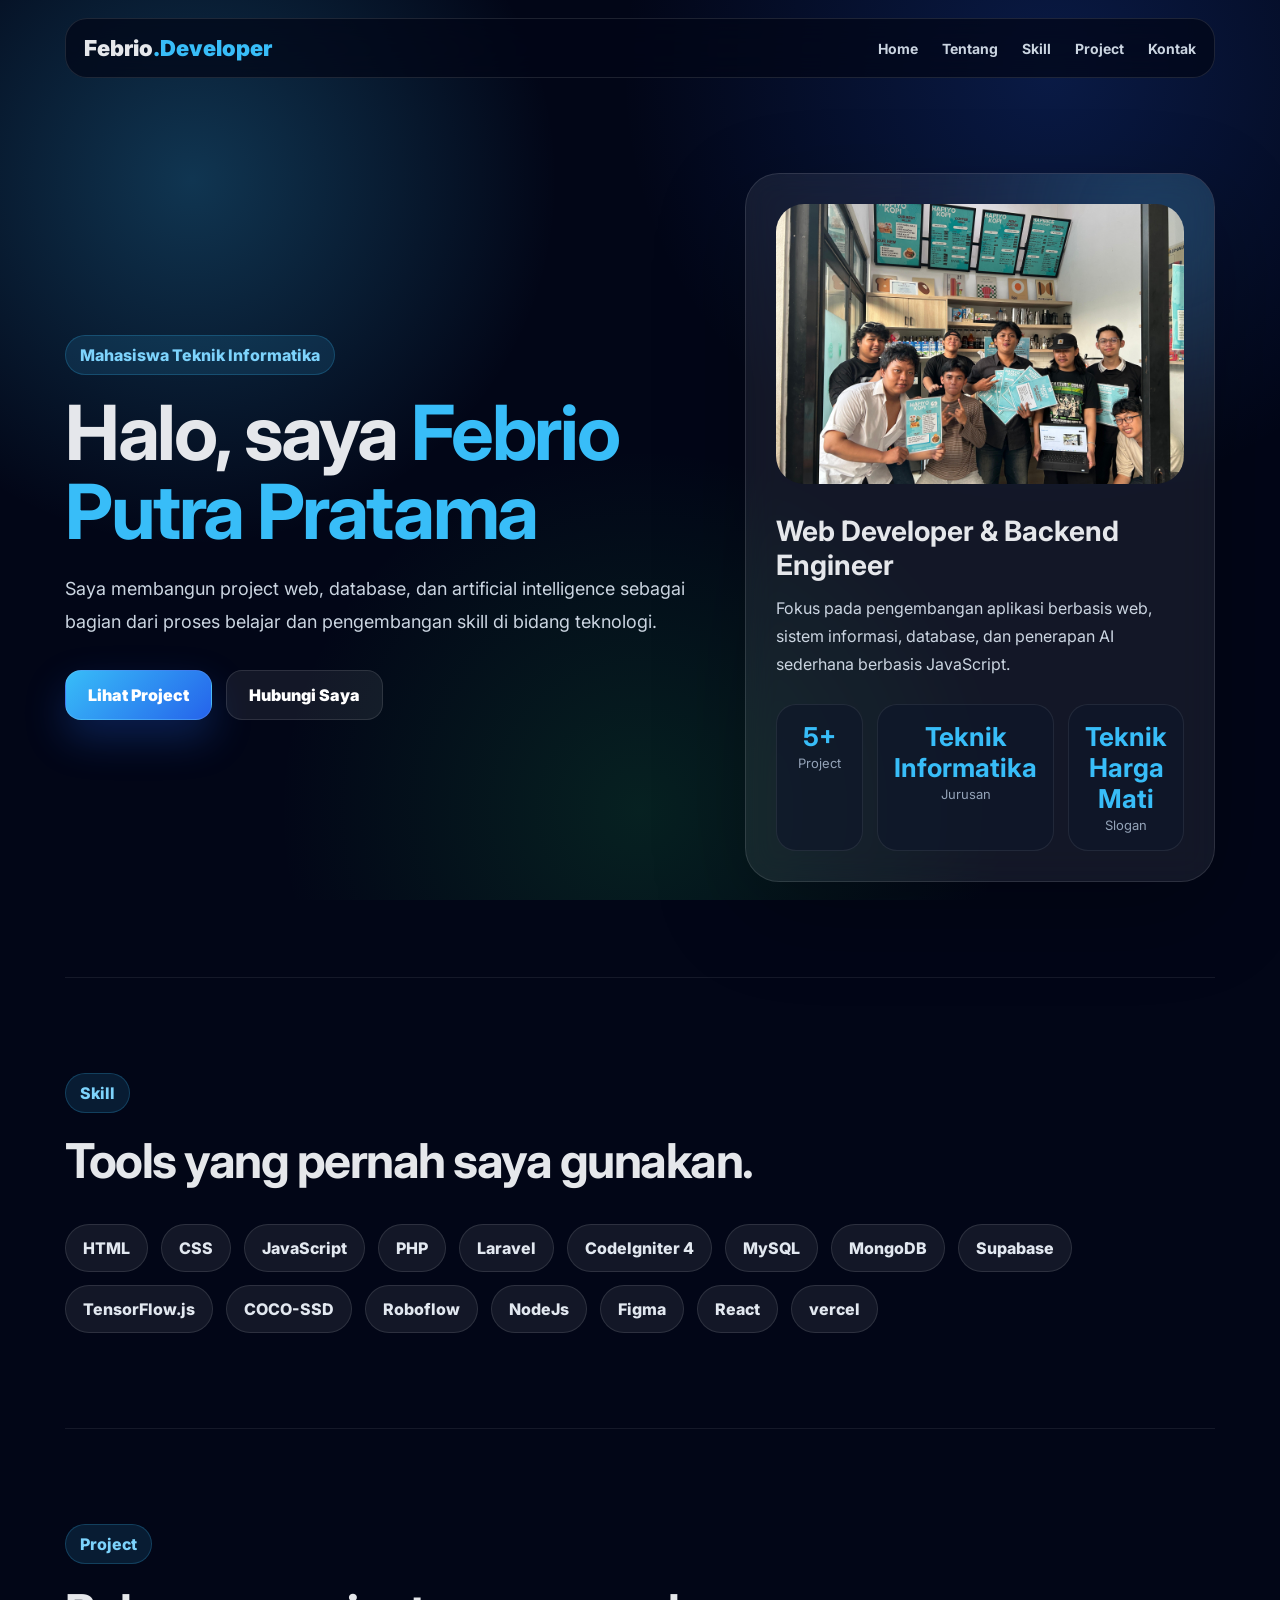
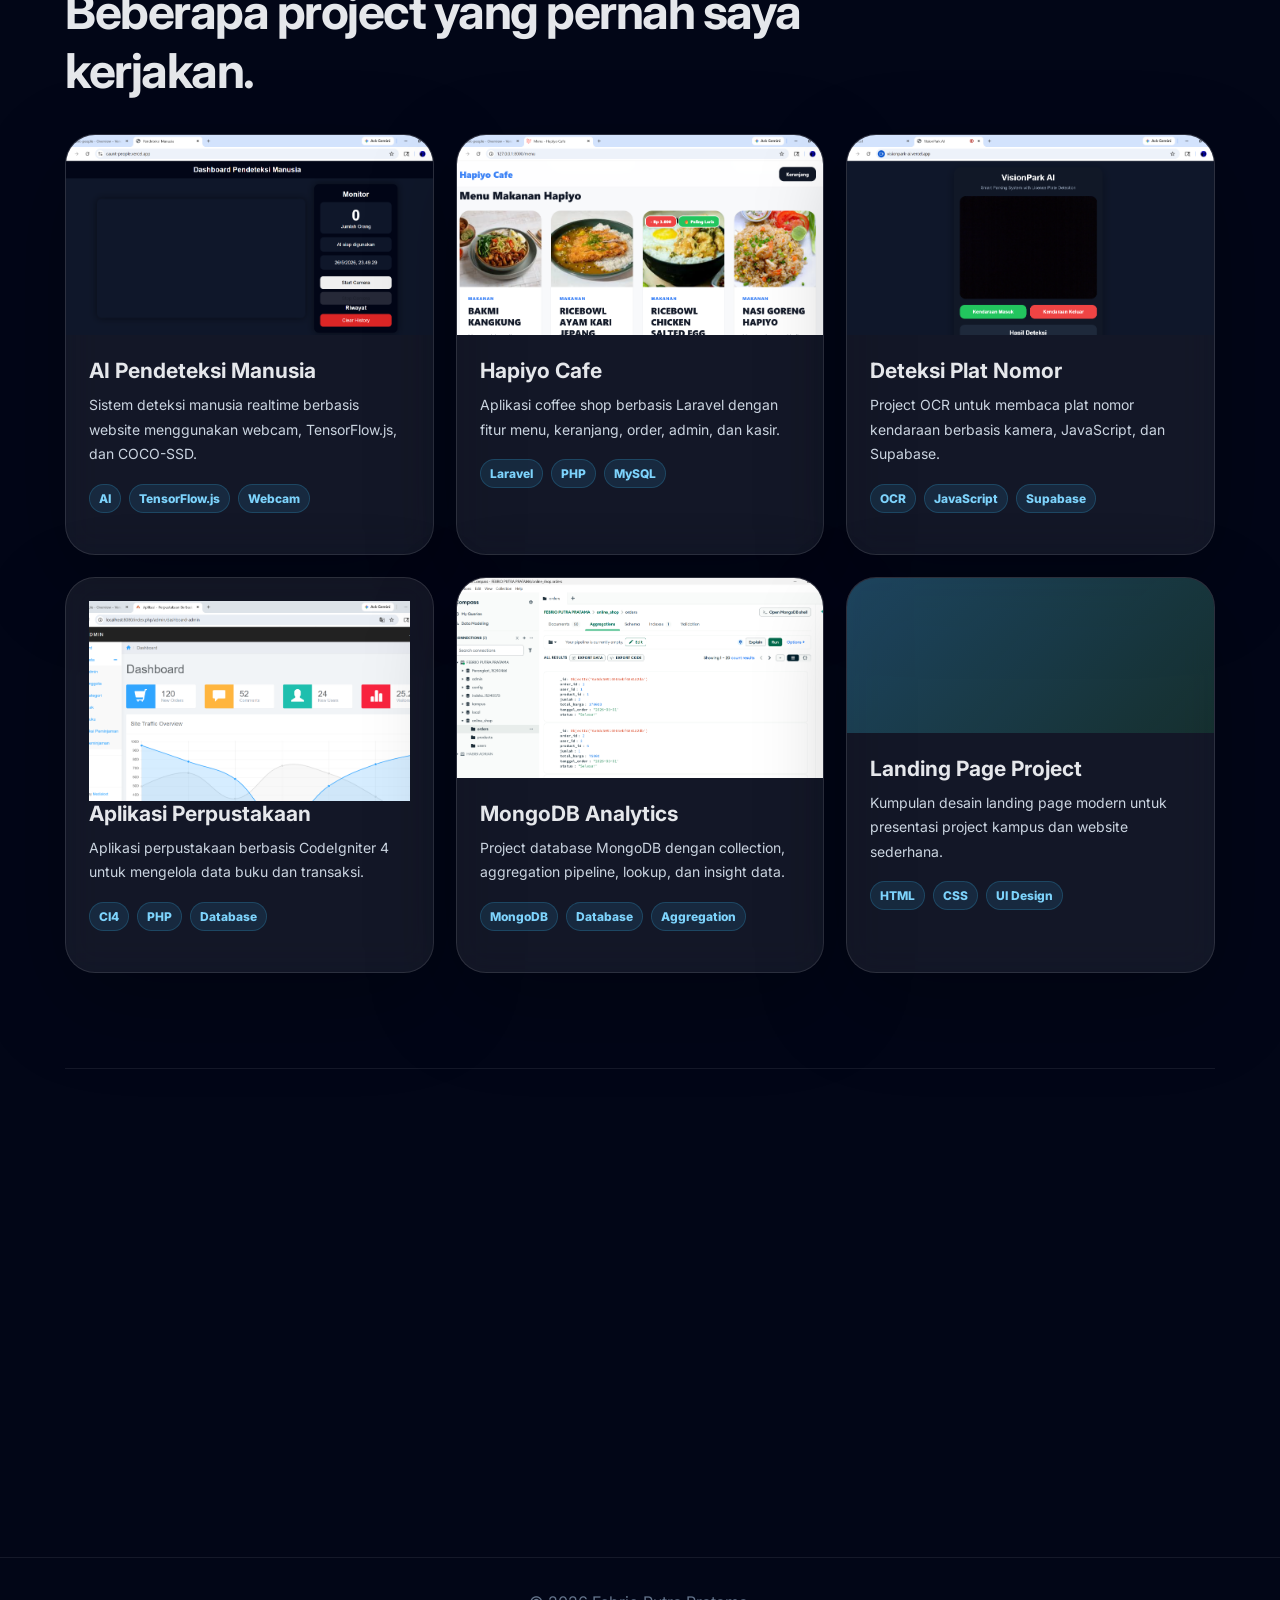
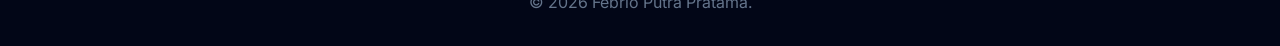
<file: index.html>
<!DOCTYPE html>
<html lang="id">
<head>
  <meta charset="UTF-8" />
  <meta name="viewport" content="width=device-width, initial-scale=1.0" />
  <title>Portfolio | Febrio Putra Pratama</title>

  <link rel="preconnect" href="https://fonts.googleapis.com">
  <link rel="preconnect" href="https://fonts.gstatic.com" crossorigin>
  <link href="https://fonts.googleapis.com/css2?family=Inter:wght@400;500;600;700;800;900&display=swap" rel="stylesheet">

  <link rel="stylesheet" href="style.css" />
</head>
<body>
  <div class="bg-glow"></div>

  <header class="navbar">
    <a href="#home" class="brand">Febrio<span>.Developer</span></a>

    <nav class="nav-menu" id="navMenu">
      <a href="#home">Home</a>
      <a href="#about">Tentang</a>
      <a href="#skills">Skill</a>
      <a href="#projects">Project</a>
      <a href="#contact">Kontak</a>
    </nav>

    <button class="menu-toggle" id="menuToggle">☰</button>
  </header>

  <main>
    <section id="home" class="hero section">
      <div class="hero-text reveal">
        <p class="eyebrow"> Mahasiswa Teknik Informatika</p>
        <h1>Halo, saya <span>Febrio Putra Pratama</span></h1>
        <p class="hero-desc">
          Saya membangun project web, database, dan artificial intelligence sebagai bagian dari proses belajar dan pengembangan skill di bidang teknologi.
        </p>

        <div class="hero-actions">
          <a href="#projects" class="btn primary">Lihat Project</a>
          <a href="#contact" class="btn secondary">Hubungi Saya</a>
        </div>
      </div>

      <div class="profile-card reveal">

  <div class="photo-slider">
    <div class="slides">
      <img src="assets/foto1.jpg" alt="Foto 1">
      <img src="assets/foto2.jpg" alt="Foto 2">
      <img src="assets/foto3.jpg" alt="Foto 3">
      <img src="assets/foto4.jpg" alt="Foto 4">
      <img src="assets/foto5.jpg" alt="Foto 5">
    </div>
  </div>

  <h2>Web Developer & Backend Engineer</h2>
  <p>
    Fokus pada pengembangan aplikasi berbasis web, sistem informasi,
    database, dan penerapan AI sederhana berbasis JavaScript.
  </p>

  <div class="stats">
    <div>
      <h3>5+</h3>
      <span>Project</span>
    </div>
    <div>
      <h3>Teknik Informatika</h3>
      <span>Jurusan</span>
    </div>
    <div>
      <h3>Teknik Harga Mati</h3>
      <span>Slogan</span>
    </div>
  </div>
</div>
    </section>

    <section id="skills" class="section split-section">
      <div class="section-header reveal">
        <p class="section-label">Skill</p>
        <h2>Tools yang pernah saya gunakan.</h2>
      </div>

      <div class="skills-grid reveal">
        <span>HTML</span>
        <span>CSS</span>
        <span>JavaScript</span>
        <span>PHP</span>
        <span>Laravel</span>
        <span>CodeIgniter 4</span>
        <span>MySQL</span>
        <span>MongoDB</span>
        <span>Supabase</span>
        <span>TensorFlow.js</span>
        <span>COCO-SSD</span>
        <span>Roboflow</span>
        <span>NodeJs</span>
        <span>Figma</span>
        <span>React</span>
        <span>vercel</span>
      </div>
    </section>

    <section id="projects" class="section split-section">
      <div class="section-header reveal">
        <p class="section-label">Project</p>
        <h2>Beberapa project yang pernah saya kerjakan.</h2>
      </div>

      <div class="project-grid">
        <article class="project-card reveal">
          <div class="project-image">
            <img src="assets/ai-project.png" alt="AI Project">
          </div>
          <div class="project-content">
            <h3>AI Pendeteksi Manusia</h3>
            <p>Sistem deteksi manusia realtime berbasis website menggunakan webcam, TensorFlow.js, dan COCO-SSD.</p>
            <div class="tags">
              <span>AI</span><span>TensorFlow.js</span><span>Webcam</span>
            </div>
          </div>
        </article>

        <article class="project-card reveal">
          <div class="project-image">
            <img src="assets/cafe-project.png" alt="Cafe Project">
          </div>
          <div class="project-content">
            <h3>Hapiyo Cafe</h3>
            <p>Aplikasi coffee shop berbasis Laravel dengan fitur menu, keranjang, order, admin, dan kasir.</p>
            <div class="tags">
              <span>Laravel</span><span>PHP</span><span>MySQL</span>
            </div>
          </div>
        </article>

        <article class="project-card reveal">
          <div class="project-image">
            <img src="assets/plat-project.png" alt="Plat Project">
          </div>
          <div class="project-content">
            <h3>Deteksi Plat Nomor</h3>
            <p>Project OCR untuk membaca plat nomor kendaraan berbasis kamera, JavaScript, dan Supabase.</p>
            <div class="tags">
              <span>OCR</span><span>JavaScript</span><span>Supabase</span>
            </div>
          </div>
        </article>

        <article class="project-card reveal">
          <div class="project-content">
            <div class="project-image">
              <img src="assets/perpus-project.png" alt="Perpus Project">
            </div>
            <h3>Aplikasi Perpustakaan</h3>
            <p>Aplikasi perpustakaan berbasis CodeIgniter 4 untuk mengelola data buku dan transaksi.</p>
            <div class="tags">
              <span>CI4</span><span>PHP</span><span>Database</span>
            </div>
          </div>
        </article>

        <article class="project-card reveal">
          <div class="project-image">
            <img src="assets/mongodb-project.png" alt="MongoDB Project">
          </div>
          <div class="project-content">
            <h3>MongoDB Analytics</h3>
            <p>Project database MongoDB dengan collection, aggregation pipeline, lookup, dan insight data.</p>
            <div class="tags">
              <span>MongoDB</span><span>Database</span><span>Aggregation</span>
            </div>
          </div>
        </article>

        <article class="project-card reveal">
          <div class="project-icon"></div>
          <div class="project-content">
            <h3>Landing Page Project</h3>
            <p>Kumpulan desain landing page modern untuk presentasi project kampus dan website sederhana.</p>
            <div class="tags">
              <span>HTML</span><span>CSS</span><span>UI Design</span>
            </div>
          </div>
        </article>
      </div>
    </section>

    <section id="contact" class="section split-section">
      <div class="contact-box reveal">
        <div>
          <p class="section-label">Kontak</p>
          <h2>Tertarik diskusi project/Joki Tugas?</h2>
          <p>Hubungi saya untuk kolaborasi, tugas kuliah, atau pengembangan website.</p>
        </div>
        <div class="contact-actions">
          <a href="mailto:febriopp25@gmail.com" class="btn primary">Email Saya</a>
          <a href="https://wa.me/625890348992" target="_blank" class="btn secondary">
            WhatsApp Saya
          </a>
        </div>
      </div>
    </section>
  </main>

  <footer>
    <p>© 2026 Febrio Putra Pratama.</p>
  </footer>

  <script src="script.js"></script>
</body>
</html>
</file>
<file: style.css>
* {
  margin: 0;
  padding: 0;
  box-sizing: border-box;
  scroll-behavior: smooth;
}

:root {
  --bg: #020617;
  --card: rgba(255, 255, 255, 0.07);
  --border: rgba(255, 255, 255, 0.11);
  --text: #e5e7eb;
  --muted: #94a3b8;
  --primary: #38bdf8;
  --secondary: #2563eb;
  --green: #22c55e;
}

body {
  font-family: "Inter", sans-serif;
  background: var(--bg);
  color: var(--text);
  overflow-x: hidden;
}

a {
  color: inherit;
  text-decoration: none;
}

.bg-glow {
  position: fixed;
  inset: 0;
  z-index: -1;
  background:
    radial-gradient(circle at 15% 20%, rgba(56, 189, 248, 0.26), transparent 28%),
    radial-gradient(circle at 82% 8%, rgba(37, 99, 235, 0.22), transparent 32%),
    radial-gradient(circle at 50% 90%, rgba(34, 197, 94, 0.14), transparent 35%),
    #020617;
}

.navbar {
  width: min(1150px, calc(100% - 40px));
  margin: 18px auto 0;
  padding: 16px 18px;
  position: sticky;
  top: 18px;
  z-index: 99;
  display: flex;
  align-items: center;
  justify-content: space-between;
  background: rgba(2, 6, 23, 0.72);
  border: 1px solid var(--border);
  backdrop-filter: blur(18px);
  border-radius: 22px;
}

.brand {
  font-size: 22px;
  font-weight: 900;
}

.brand span {
  color: var(--primary);
}

.nav-menu {
  display: flex;
  gap: 24px;
}

.nav-menu a {
  color: #cbd5e1;
  font-weight: 700;
  font-size: 14px;
  transition: 0.25s;
}

.nav-menu a:hover {
  color: var(--primary);
}

.menu-toggle {
  display: none;
  background: var(--card);
  color: white;
  border: 1px solid var(--border);
  padding: 10px 13px;
  border-radius: 12px;
  font-size: 18px;
}

.section {
  width: min(1150px, calc(100% - 40px));
  margin: auto;
  padding: 95px 0;
}

.hero {
  min-height: calc(100vh - 90px);
  display: grid;
  grid-template-columns: 1.15fr 0.85fr;
  gap: 45px;
  align-items: center;
}

.eyebrow,
.section-label {
  display: inline-block;
  color: #7dd3fc;
  background: rgba(56, 189, 248, 0.12);
  border: 1px solid rgba(56, 189, 248, 0.22);
  padding: 9px 14px;
  border-radius: 999px;
  font-weight: 800;
  margin-bottom: 18px;
}

.hero h1 {
  font-size: clamp(42px, 7vw, 76px);
  line-height: 1.04;
  letter-spacing: -2.4px;
  margin-bottom: 22px;
}

.hero h1 span {
  color: var(--primary);
}

.hero-desc {
  font-size: 18px;
  color: #cbd5e1;
  line-height: 1.8;
  max-width: 650px;
  margin-bottom: 32px;
}

.hero-actions {
  display: flex;
  flex-wrap: wrap;
  gap: 14px;
}

.btn {
  display: inline-flex;
  align-items: center;
  justify-content: center;
  padding: 14px 22px;
  border-radius: 16px;
  font-weight: 900;
  transition: 0.25s;
  border: 1px solid var(--border);
}

.btn:hover {
  transform: translateY(-3px);
}

.primary {
  background: linear-gradient(135deg, var(--primary), var(--secondary));
  color: white;
  box-shadow: 0 18px 40px rgba(37, 99, 235, 0.28);
}

.secondary {
  background: var(--card);
  color: white;
}

.profile-card,
.about-box,
.project-card,
.contact-box {
  background: var(--card);
  border: 1px solid var(--border);
  backdrop-filter: blur(16px);
  box-shadow: 0 30px 90px rgba(0, 0, 0, 0.25);
}

.profile-card {
  border-radius: 34px;
  padding: 30px;
  position: relative;
  overflow: hidden;
}

.profile-card::before {
  content: "";
  position: absolute;
  width: 190px;
  height: 190px;
  background: var(--primary);
  opacity: 0.3;
  filter: blur(90px);
  right: -45px;
  top: -45px;
}

.avatar {
  width: 150px;
  height: 150px;
  border-radius: 34px;
  overflow: hidden;
  margin-bottom: 26px;
  position: relative;
}

.avatar img {
  width: 100%;
  height: 100%;
  object-fit: cover;
}

.profile-card h2,
.profile-card p,
.stats {
  position: relative;
}

.profile-card h2 {
  font-size: 28px;
  margin-bottom: 12px;
}

.profile-card p {
  color: #cbd5e1;
  line-height: 1.75;
}

.stats {
  margin-top: 26px;
  display: grid;
  grid-template-columns: repeat(3, 1fr);
  gap: 14px;
}

.stats div {
  text-align: center;
  padding: 16px;
  border-radius: 20px;
  background: rgba(15, 23, 42, 0.7);
  border: 1px solid rgba(255, 255, 255, 0.08);
}

.stats h3 {
  color: var(--primary);
  font-size: 26px;
}

.stats span {
  color: var(--muted);
  font-size: 13px;
}

.split-section {
  border-top: 1px solid rgba(255, 255, 255, 0.08);
}

.section-header {
  margin-bottom: 34px;
}

.section-header h2 {
  font-size: clamp(32px, 5vw, 48px);
  letter-spacing: -1.5px;
  max-width: 780px;
}

.about-box {
  padding: 32px;
  border-radius: 28px;
}

.about-box p {
  color: #cbd5e1;
  line-height: 1.9;
  font-size: 17px;
}

.skills-grid {
  display: flex;
  flex-wrap: wrap;
  gap: 13px;
}

.skills-grid span {
  padding: 13px 17px;
  border-radius: 999px;
  background: var(--card);
  border: 1px solid var(--border);
  color: #e2e8f0;
  font-weight: 800;
}

.project-grid {
  display: grid;
  grid-template-columns: repeat(3, 1fr);
  gap: 22px;
}

.project-card {
  border-radius: 30px;
  overflow: hidden;
  transition: 0.25s;
}

.project-card:hover {
  transform: translateY(-8px);
  border-color: rgba(56, 189, 248, 0.45);
}

.project-icon {
  height: 155px;
  display: grid;
  place-items: center;
  font-size: 46px;
  background: linear-gradient(135deg, rgba(56, 189, 248, 0.28), rgba(34, 197, 94, 0.14));
}

.project-content {
  padding: 23px;
}

.project-content h3 {
  font-size: 21px;
  margin-bottom: 10px;
}

.project-content p {
  color: #cbd5e1;
  line-height: 1.75;
  font-size: 14px;
  margin-bottom: 17px;
}

.tags {
  display: flex;
  gap: 8px;
  flex-wrap: wrap;
  margin-bottom: 18px;
}

.tags span {
  font-size: 12px;
  color: #7dd3fc;
  background: rgba(56, 189, 248, 0.11);
  border: 1px solid rgba(56, 189, 248, 0.2);
  padding: 6px 9px;
  border-radius: 999px;
  font-weight: 800;
}

.project-link {
  color: var(--primary);
  font-weight: 900;
  font-size: 14px;
}

.contact-box {
  border-radius: 34px;
  padding: 42px;
  display: flex;
  align-items: center;
  justify-content: space-between;
  gap: 25px;
  background: linear-gradient(135deg, rgba(56, 189, 248, 0.15), rgba(37, 99, 235, 0.11));
}

.contact-box h2 {
  font-size: clamp(30px, 5vw, 44px);
  margin-bottom: 12px;
}

.contact-box p {
  color: #cbd5e1;
  line-height: 1.7;
}

footer {
  padding: 34px 20px;
  text-align: center;
  color: #64748b;
  border-top: 1px solid rgba(255, 255, 255, 0.08);
}

.reveal {
  opacity: 0;
  transform: translateY(28px);
  transition: 0.7s ease;
}

.reveal.active {
  opacity: 1;
  transform: translateY(0);
}

@media (max-width: 920px) {
  .hero {
    grid-template-columns: 1fr;
    padding-top: 60px;
  }

  .project-grid {
    grid-template-columns: repeat(2, 1fr);
  }

  .contact-box {
    flex-direction: column;
    align-items: flex-start;
  }
}

@media (max-width: 680px) {
  .navbar {
    width: calc(100% - 24px);
    top: 12px;
  }

  .menu-toggle {
    display: block;
  }

  .nav-menu {
    position: absolute;
    left: 0;
    right: 0;
    top: 68px;
    display: none;
    flex-direction: column;
    background: rgba(2, 6, 23, 0.95);
    border: 1px solid var(--border);
    border-radius: 20px;
    padding: 18px;
  }

  .nav-menu.active {
    display: flex;
  }

  .section {
    width: calc(100% - 28px);
    padding: 70px 0;
  }

  .hero h1 {
    letter-spacing: -1.4px;
  }

  .project-grid {
    grid-template-columns: 1fr;
  }

  .stats {
    grid-template-columns: 1fr;
  }

  .contact-box,
  .about-box,
  .profile-card {
    padding: 24px;
  }
}
.photo-slider {
  width: 100%;
  height: 280px;
  overflow: hidden;
  border-radius: 28px;
  margin-bottom: 30px;
  position: relative;
}

.slides {
  display: flex;
  width: 500%;
  height: 100%;
  animation: slideShow 20s infinite ease-in-out;
}

.slides img {
  width: 20%;
  height: 100%;
  object-fit: cover;
  flex-shrink: 0;
}

@keyframes slideShow {
  0%, 16% {
    transform: translateX(0);
  }

  20%, 36% {
    transform: translateX(-20%);
  }

  40%, 56% {
    transform: translateX(-40%);
  }

  60%, 76% {
    transform: translateX(-60%);
  }

  80%, 96% {
    transform: translateX(-80%);
  }

  100% {
    transform: translateX(0);
  }
}
.project-image {
  width: 100%;
  height: 200px;
  overflow: hidden;
}

.project-image img {
  width: 100%;
  height: 100%;
  object-fit: cover;
  transition: 0.4s;
}

.project-card:hover .project-image img {
  transform: scale(1.05);
}

.project-card:hover .project-image img {
  transform: scale(1.05);
}
/* ===== MOBILE FIX PHONE FRAME ===== */
@media (max-width: 680px) {
  .navbar {
    width: calc(100% - 20px);
    margin: 10px auto 0;
    padding: 14px 14px;
    top: 10px;
    border-radius: 18px;
  }

  .brand {
    font-size: 18px;
    max-width: 220px;
    white-space: nowrap;
    overflow: hidden;
    text-overflow: ellipsis;
  }

  .menu-toggle {
    display: block;
    flex-shrink: 0;
  }

  .nav-menu {
    top: 62px;
    left: 0;
    right: 0;
    z-index: 999;
  }

  .section {
    width: calc(100% - 24px);
    padding: 60px 0;
  }

  .hero {
    min-height: auto;
    display: flex;
    flex-direction: column;
    gap: 30px;
    padding-top: 45px;
  }

  .eyebrow {
    font-size: 13px;
    padding: 8px 12px;
    margin-bottom: 16px;
  }

  .hero h1 {
    font-size: 38px;
    line-height: 1.08;
    letter-spacing: -1px;
    margin-bottom: 18px;
  }

  .hero-desc {
    font-size: 15.5px;
    line-height: 1.7;
    margin-bottom: 26px;
  }

  .hero-actions {
    flex-direction: column;
    width: 100%;
  }

  .btn {
    width: 100%;
    padding: 14px 18px;
  }

  .profile-card {
    width: 100%;
    padding: 18px;
    border-radius: 28px;
  }

  .photo-slider {
    height: 220px;
    border-radius: 24px;
    margin-bottom: 22px;
  }

  .slides img {
    object-fit: cover;
  }

  .profile-card h2 {
    font-size: 25px;
    line-height: 1.2;
  }

  .profile-card p {
    font-size: 14.5px;
    line-height: 1.7;
  }

  .stats {
    grid-template-columns: 1fr;
  }

  .about-box,
  .contact-box,
  .project-card {
    border-radius: 24px;
  }

  .about-box,
  .contact-box {
    padding: 22px;
  }

  .section-header h2 {
    font-size: 32px;
  }

  .skills-grid span {
    font-size: 13px;
    padding: 11px 14px;
  }

  .project-grid {
    grid-template-columns: 1fr;
  }

  .project-image {
    height: 180px;
  }

  .contact-box {
    align-items: stretch;
  }

  .contact-box .btn {
    width: 100%;
  }
}

.contact-actions {
  display: flex;
  gap: 14px;
  flex-wrap: wrap;
}

@media (max-width: 680px) {
  .contact-actions {
    width: 100%;
    flex-direction: column;
  }

  .contact-actions .btn {
    width: 100%;
  }
}
</file>
